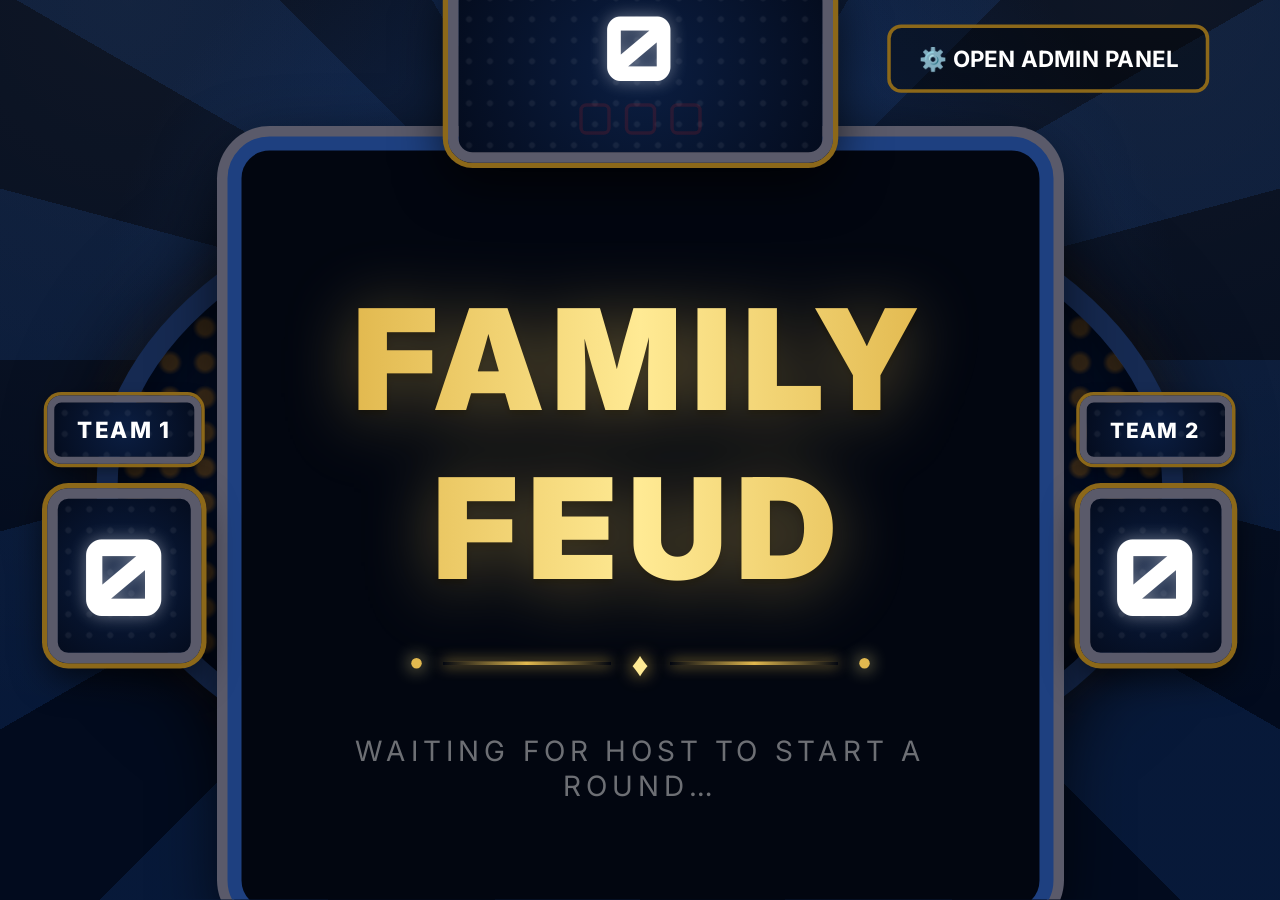
<file: index.html>
<!DOCTYPE html>
<html lang="en">

<head>
  <meta charset="UTF-8">
  <meta name="viewport" content="width=device-width, initial-scale=1.0">
  <title>Family Feud — Game Board</title>
  <meta name="description" content="Family Feud Live Game Board — Main display for TV/projector">
  <link rel="stylesheet" href="css/board.css">
</head>

<body>

  <!-- ===== Background Spotlight overlay (full viewport; not scaled) ===== -->
  <div class="backdrop">
    <div class="brand-layer" id="brand-layer" aria-hidden="true"></div>
  </div>

  <!-- ===== Scaled stage: renders at 175% so 100% browser zoom matches prior 175% zoom ===== -->
  <div class="game-stage">
    <div class="light-board-backdrop"></div>

    <!-- ===== Strike Overlay ===== -->
    <div class="strike-overlay" id="strike-overlay"></div>

    <!-- ===== Reveal-rank zoom (#N!) ===== -->
    <div class="reveal-rank-overlay" id="reveal-rank-overlay" aria-hidden="true">
      <div class="reveal-rank-text" id="reveal-rank-text">#1!</div>
    </div>

    <!-- ===== Top Bar: Bank & Admin Button ===== -->
    <div class="top-bar">
      <div></div> <!-- left empty spacer for grid alignment symmetry -->

      <div class="bank-display">
        <div class="bank-score" id="bank-score">0</div>
        <div class="multiplier-badge" id="multiplier-badge">2× POINTS</div>
        <div class="board-strike-tally" id="board-strike-tally" aria-label="Strikes this round">
          <span class="board-strike-mark" data-strike="1"></span>
          <span class="board-strike-mark" data-strike="2"></span>
          <span class="board-strike-mark" data-strike="3"></span>
        </div>
      </div>

      <div class="admin-btn-wrapper">
        <button id="open-admin-btn" class="open-admin-btn">⚙️ Open Admin Panel</button>
      </div>
    </div>

    <!-- ===== Question Display Area ===== -->
    <div class="question-wrapper">
      <div class="question-display" id="question-display">The question is...</div>
    </div>

    <!-- ===== Main Content ===== -->
    <div class="main-content">

      <!-- Team 1 Panel (left flank) -->
      <div class="team-panel left-flank">
        <div class="team-name-box">
          <input type="text" class="family-name-input" id="family1-name" value="TEAM 1" maxlength="16">
        </div>
        <div class="team-score-box">
          <div class="team-score-value" id="family1-score">0</div>
        </div>
      </div>

      <!-- Answer Board -->
      <div class="board-container">

        <!-- Welcome / Idle State -->
        <div class="welcome-state" id="welcome-state">
          <div class="logo-text" id="game-logo-text">FAMILY FEUD</div>
          <div class="welcome-divider">
            <span class="dot"></span>
            <span class="line"></span>
            <span class="diamond">♦</span>
            <span class="line"></span>
            <span class="dot"></span>
          </div>
          <div class="subtitle">Waiting for host to start a round…</div>
        </div>

        <!-- Active Game Board -->
        <div id="game-board" style="display: none; flex-direction: column; width: 100%;">
          <div class="board-frame" id="board-frame">
            <div class="answer-grid" id="answer-grid">
              <!-- Answer cards injected by JS -->
            </div>
            <div class="round-indicator" id="round-indicator">ROUND 1</div>
          </div>
        </div>

        <!-- Sudden Death Rules State -->
        <div class="rules-state" id="rules-state" style="display: none; flex-direction: column; width: 100%;">
          <div class="rules-title">SUDDEN DEATH RULES</div>
          <div class="rules-divider">
            <span class="dot"></span>
            <span class="line"></span>
            <span class="diamond">♦</span>
            <span class="line"></span>
            <span class="dot"></span>
          </div>
          <div class="rules-body">In Sudden Death, the first player to buzz in must guess the Number One answer to
            instantly win the game. If they guess a lower-ranked answer, their opponent gets one chance to steal the
            victory by giving a higher-ranked answer!</div>
        </div>

        <!-- Fast Money Board -->
        <div class="fast-money-state" id="fast-money-state" style="display: none; flex-direction: column; width: 100%;">
          <div class="fm-board-header">
            <div class="fm-board-title">FAST MONEY</div>
            <div class="fm-board-timer" id="fm-board-timer">20.0</div>
          </div>
          <div class="fm-columns">
            <div class="fm-column" id="fm-col-p1">
              <div class="fm-column-label">PLAYER 1</div>
              <div class="fm-slots" id="fm-slots-p1"></div>
            </div>
            <div class="fm-column" id="fm-col-p2">
              <div class="fm-column-label">PLAYER 2</div>
              <div class="fm-slots" id="fm-slots-p2"></div>
            </div>
          </div>
          <div class="fm-total-pin" id="fm-total-pin">
            <span class="fm-total-label">TOTAL</span>
            <span class="fm-total-value" id="fm-total-value">0</span>
          </div>
        </div>

      </div>

      <!-- Team 2 Panel (right flank) -->
      <div class="team-panel right-flank">
        <div class="team-name-box">
          <input type="text" class="family-name-input" id="family2-name" value="TEAM 2" maxlength="16">
        </div>
        <div class="team-score-box">
          <div class="team-score-value" id="family2-score">0</div>
        </div>
      </div>

    </div>

    <!-- ===== Fast Money Win Overlay ===== -->
    <div class="fm-win-overlay" id="fm-win-overlay">
      <div class="fm-win-burst"></div>
      <div class="fm-win-text">FAST MONEY!</div>
      <div class="fm-win-sub">200 POINTS</div>
    </div>
  </div>

  <!-- ===== Scripts ===== -->
  <script src="js/sounds.js"></script>
  <script src="js/game-state.js"></script>
  <script src="js/board.js"></script>

</body>

</html>
</file>
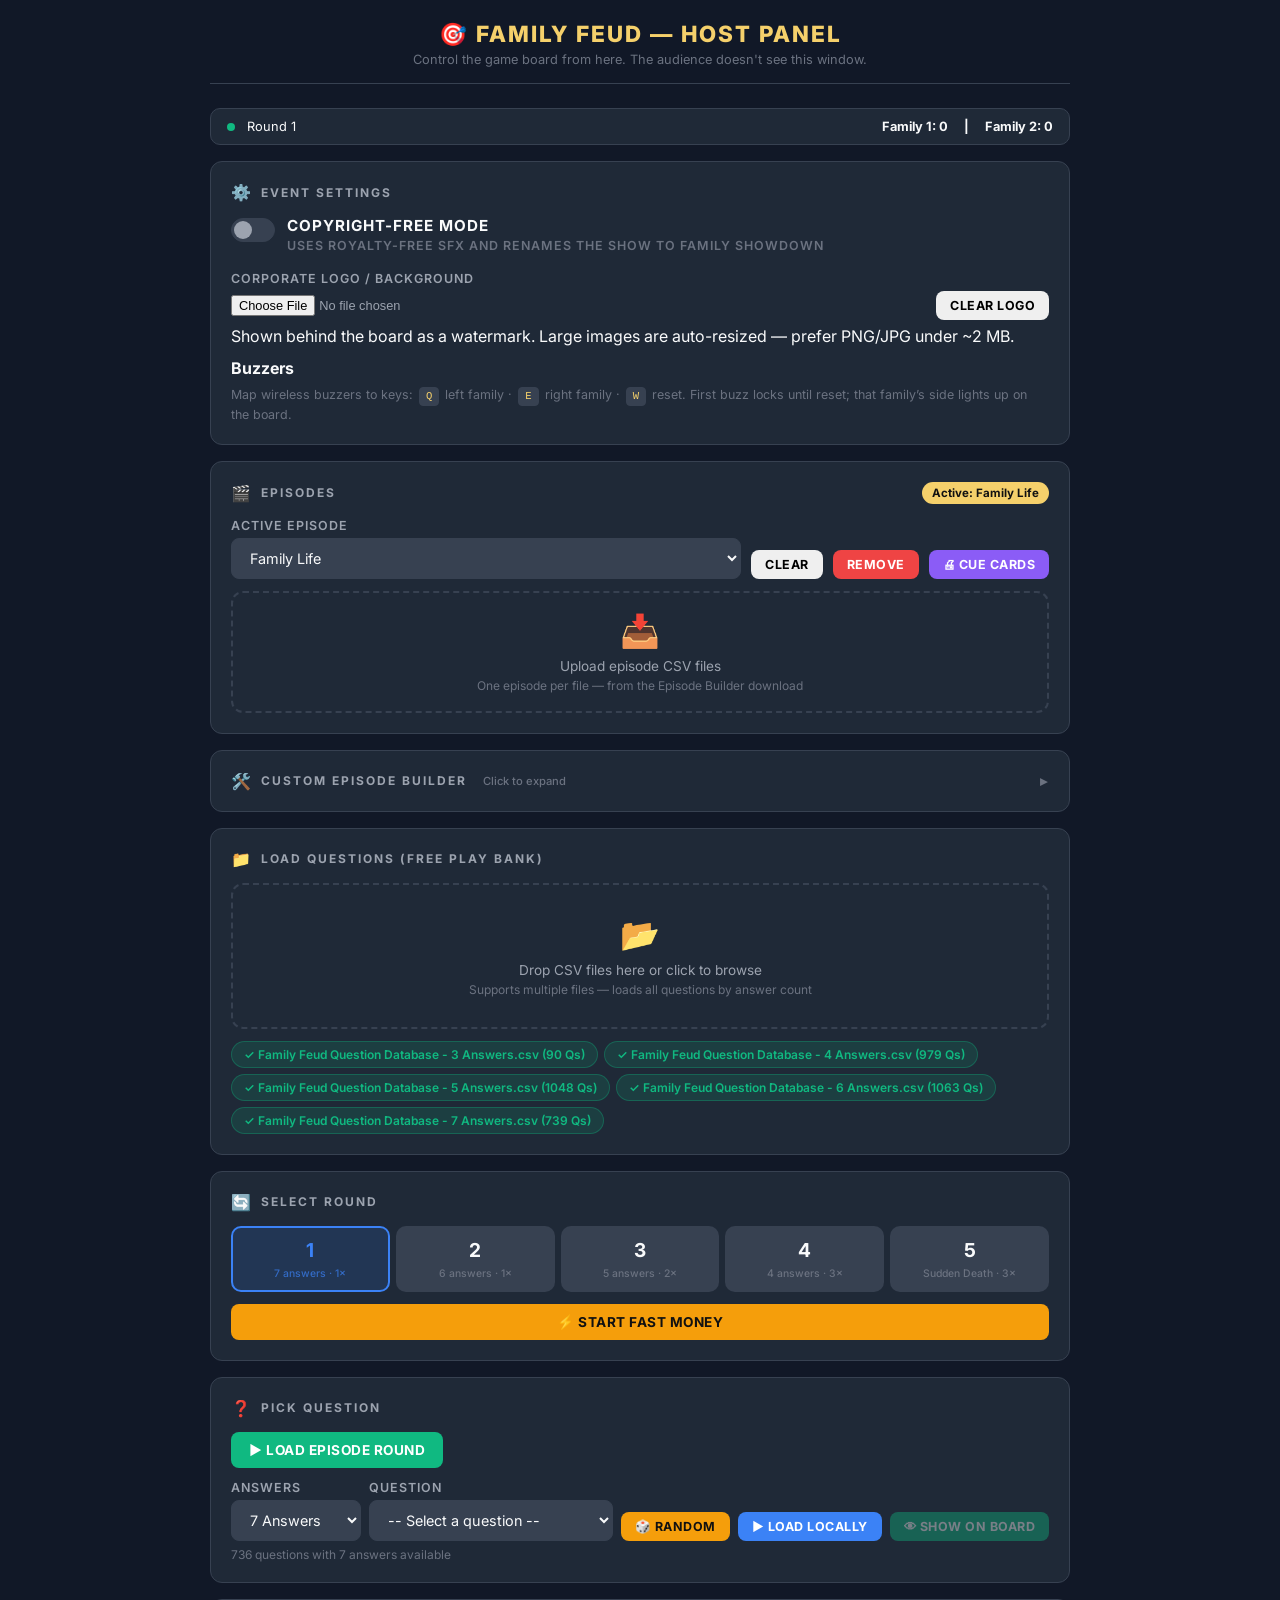
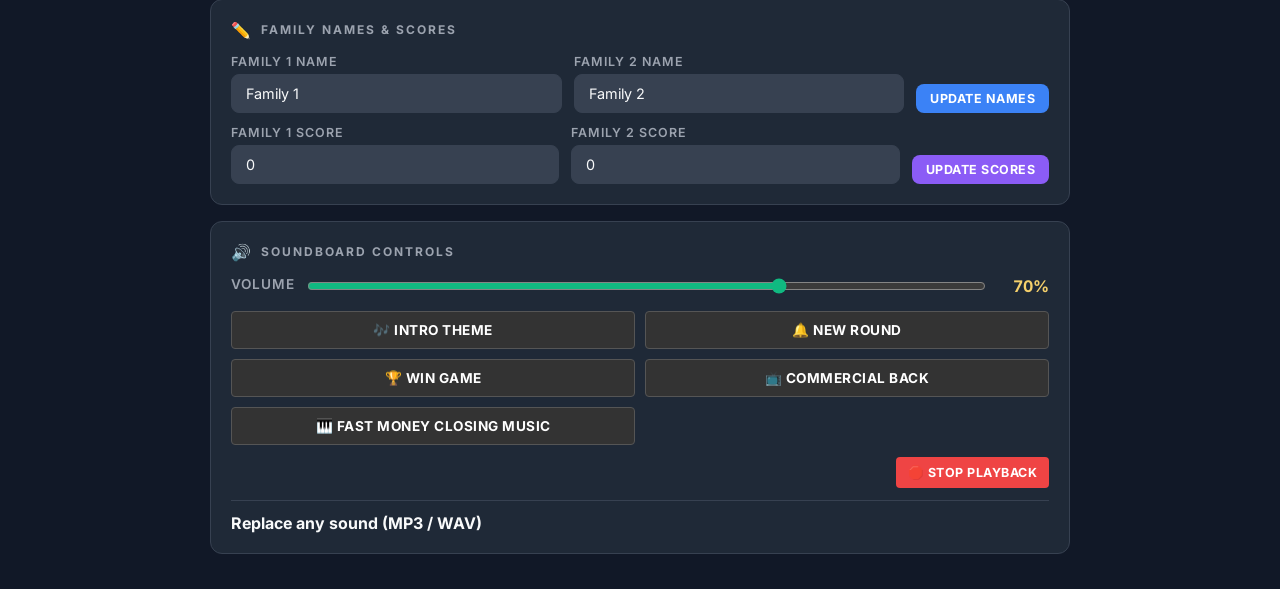
<file: admin.html>
<!DOCTYPE html>
<html lang="en">
<head>
  <meta charset="UTF-8">
  <meta name="viewport" content="width=device-width, initial-scale=1.0">
  <title>Family Feud — Admin Panel</title>
  <meta name="description" content="Family Feud Live Admin Panel — Host controls for managing the game">
  <link rel="stylesheet" href="css/admin.css">
</head>
<body>

  <!-- ===== Header ===== -->
  <header class="admin-header">
    <h1 id="admin-game-title">🎯 Family Feud — Host Panel</h1>
    <p class="subtitle">Control the game board from here. The audience doesn't see this window.</p>
  </header>

  <!-- ===== Status Bar ===== -->
  <div class="status-bar">
    <div>
      <span class="status-dot"></span>
      <span id="status-round">Round 1</span>
    </div>
    <div class="status-scores">
      <span id="status-f1">Family 1: 0</span>
      <span>|</span>
      <span id="status-f2">Family 2: 0</span>
    </div>
  </div>

  <!-- ===== Event Settings (copyright-free, brand, buzzers) ===== -->
  <div class="section" id="event-settings-section">
    <div class="section-title">
      <span class="icon">⚙️</span> Event Settings
    </div>

    <div class="settings-row">
      <label class="toggle-label" for="copyright-free-toggle">
        <input type="checkbox" id="copyright-free-toggle">
        <span class="toggle-ui" aria-hidden="true"></span>
        <span class="toggle-text">
          <strong>Copyright-free mode</strong>
          <span class="toggle-hint">Uses royalty-free SFX and renames the show to Family Showdown</span>
        </span>
      </label>
    </div>

    <div class="settings-row mt-12">
      <div class="select-wrap" style="flex: 1;">
        <label for="brand-logo-input">Corporate logo / background</label>
        <div class="brand-upload-row">
          <input type="file" id="brand-logo-input" accept="image/*">
          <button type="button" class="btn btn-sm" id="brand-logo-clear-btn">Clear logo</button>
        </div>
        <div class="drop-hint" style="margin-top: 6px;">Shown behind the board as a watermark. Large images are auto-resized — prefer PNG/JPG under ~2 MB.</div>
        <div id="brand-logo-preview" class="brand-logo-preview hidden"></div>
      </div>
    </div>

    <div class="settings-row mt-12 buzzer-hint">
      <strong>Buzzers</strong>
      <span class="toggle-hint">
        Map wireless buzzers to keys:
        <kbd>Q</kbd> left family ·
        <kbd>E</kbd> right family ·
        <kbd>W</kbd> reset.
        First buzz locks until reset; that family’s side lights up on the board.
      </span>
    </div>
  </div>

  <!-- ===== Episode Library (select / upload) ===== -->
  <div class="section" id="episode-library-section">
    <div class="section-title">
      <span class="icon">🎬</span> Episodes
      <span id="active-episode-badge" class="active-episode-badge hidden"></span>
    </div>
    <div class="episode-select-row">
      <div class="select-wrap" style="flex: 1;">
        <label for="episode-select">Active Episode</label>
        <select id="episode-select">
          <option value="">— Free play (question bank) —</option>
        </select>
      </div>
      <button class="btn btn-sm" id="episode-clear-active-btn" title="Clear active episode">Clear</button>
      <button class="btn btn-red btn-sm" id="episode-remove-btn" title="Remove from library">Remove</button>
      <button class="btn btn-purple btn-sm" id="episode-print-cue-btn" title="Print host cue cards">🖨 Cue Cards</button>
    </div>
    <div class="file-drop-zone episode-upload-zone mt-12" id="episode-upload-zone">
      <input type="file" id="episode-upload-input" accept=".csv" multiple>
      <div class="drop-icon">📥</div>
      <div class="drop-text">Upload episode CSV files</div>
      <div class="drop-hint">One episode per file — from the Episode Builder download</div>
    </div>
  </div>

  <!-- ===== Custom Episode Builder (collapsed by default) ===== -->
  <details class="section collapsible-section" id="episode-builder-section">
    <summary class="section-title collapsible-summary">
      <span class="icon">🛠️</span> Custom Episode Builder
      <span class="collapse-hint">Click to expand</span>
    </summary>
    <div class="collapsible-body">
      <div class="episode-name-row">
        <div class="select-wrap" style="flex: 1;">
          <label for="episode-name-input">Episode Name</label>
          <input type="text" id="episode-name-input" placeholder="e.g. Family Life">
        </div>
      </div>
      <div id="episode-rounds-mount" class="episode-rounds-mount"></div>
      <div class="section-title mt-12" style="margin-bottom: 10px;">
        <span class="icon">⚡</span> Fast Money (5 questions)
      </div>
      <div id="episode-fm-mount" class="episode-rounds-mount"></div>
      <div class="controls-row mt-12">
        <button class="btn btn-green" id="episode-download-btn">⬇ Download CSV</button>
        <button class="btn btn-blue" id="episode-save-library-btn">💾 Save to Library</button>
        <button class="btn btn-orange btn-sm" id="episode-clear-btn">Clear Form</button>
      </div>
      <div id="episode-builder-status" class="episode-builder-status" aria-live="polite"></div>
    </div>
  </details>

  <!-- ===== CSV Upload (question bank) ===== -->
  <div class="section" id="question-bank-section">
    <div class="section-title">
      <span class="icon">📁</span> Load Questions (Free Play Bank)
    </div>
    <div class="file-drop-zone" id="file-drop-zone">
      <input type="file" id="csv-file-input" accept=".csv" multiple>
      <div class="drop-icon">📂</div>
      <div class="drop-text">Drop CSV files here or click to browse</div>
      <div class="drop-hint">Supports multiple files — loads all questions by answer count</div>
    </div>
    <div class="loaded-files" id="loaded-files"></div>
  </div>

  <!-- ===== Round Selector ===== -->
  <div class="section" id="survey-round-section">
    <div class="section-title">
      <span class="icon">🔄</span> Select Round
    </div>
    <div class="round-tabs">
      <div class="round-tab active" data-round="1">
        <span class="round-num">1</span>
        <span class="round-info">7 answers · 1×</span>
      </div>
      <div class="round-tab" data-round="2">
        <span class="round-num">2</span>
        <span class="round-info">6 answers · 1×</span>
      </div>
      <div class="round-tab" data-round="3">
        <span class="round-num">3</span>
        <span class="round-info">5 answers · 2×</span>
      </div>
      <div class="round-tab" data-round="4">
        <span class="round-num">4</span>
        <span class="round-info">4 answers · 3×</span>
      </div>
      <div class="round-tab" data-round="5">
        <span class="round-num">5</span>
        <span class="round-info">Sudden Death · 3×</span>
      </div>
    </div>
    <div class="controls-row mt-12">
      <button class="btn btn-orange" id="start-fast-money-btn" style="flex: 1;">⚡ Start Fast Money</button>
    </div>
  </div>

  <!-- ===== Fast Money Controls ===== -->
  <div id="fast-money-controls" class="hidden">

    <div class="section" style="border-color: var(--orange);">
      <div class="section-title">
        <span class="icon">⚡</span> Fast Money
      </div>
      <div class="controls-row">
        <button class="btn btn-red" id="fm-exit-btn" style="flex: 1;">← Back to Main Game</button>
        <button class="btn btn-orange btn-sm" id="fm-rerandomize-btn">🎲 Re-randomize</button>
      </div>

      <ol class="fm-steps mt-12">
        <li class="fm-step" data-fm-step="1">
          <div class="fm-step-label"><span class="fm-step-num">1</span> Player 1</div>
          <div class="fm-step-hint">Select Player 1, start the 20s timer, and type their answers below.</div>
          <div class="controls-row">
            <button class="btn btn-blue btn-sm" id="fm-player1-btn">Player 1 (20s)</button>
          </div>
          <div class="fm-timer-panel mt-12">
            <div class="fm-timer-display" id="fm-timer-display">20.0</div>
            <div class="fm-timer-controls">
              <button class="btn btn-sm" id="fm-timer-20-btn">20s</button>
              <button class="btn btn-sm" id="fm-timer-25-btn">25s</button>
              <button class="btn btn-green btn-sm" id="fm-timer-play-btn">▶ Play</button>
              <button class="btn btn-orange btn-sm" id="fm-timer-pause-btn">⏸ Pause</button>
              <button class="btn btn-red btn-sm" id="fm-timer-reset-btn">↺ Reset</button>
            </div>
          </div>
        </li>

        <li class="fm-step" data-fm-step="2">
          <div class="fm-step-label"><span class="fm-step-num">2</span> Hide Player 1</div>
          <div class="fm-step-hint">After Player 1 finishes, hide their board so Player 2 can’t see the answers.</div>
          <div class="controls-row">
            <button class="btn btn-purple btn-sm" id="fm-hide-p1-btn">🙈 Hide Player 1 Board</button>
            <button class="btn btn-purple btn-sm" id="fm-restore-p1-btn">👁 Restore Player 1 Board</button>
          </div>
        </li>

        <li class="fm-step" data-fm-step="3">
          <div class="fm-step-label"><span class="fm-step-num">3</span> Player 2</div>
          <div class="fm-step-hint">Switch to Player 2 (25s). Press <kbd>D</kbd> or Duplicate if they match Player 1.</div>
          <div class="controls-row">
            <button class="btn btn-sm" id="fm-player2-btn">Player 2 (25s)</button>
            <button class="btn btn-red" id="fm-duplicate-btn" title="Keyboard: D">🔔 Duplicate Answer (D)</button>
          </div>
        </li>

        <li class="fm-step" data-fm-step="4">
          <div class="fm-step-label"><span class="fm-step-num">4</span> Reveal &amp; Score</div>
          <div class="fm-step-hint">Reveal answers and points on the board using the rows below. Goal: 200 points.</div>
          <div class="fm-total-admin">
            Running Total: <strong id="fm-admin-total">0</strong> / 200
            <span id="fm-win-badge" class="hidden"> — WIN!</span>
          </div>
        </li>
      </ol>
    </div>

    <div class="section">
      <div class="section-title">
        <span class="icon">📋</span> Questions &amp; Live Answers
        <span style="font-weight: 500; text-transform: none; letter-spacing: 0; color: var(--text-muted); margin-left: 8px;">(never shown on public board)</span>
      </div>
      <div id="fm-question-rows"></div>
      <div class="controls-row mt-12">
        <button class="btn btn-red" id="fm-exit-btn-bottom" style="flex: 1;">← Back to Main Game</button>
      </div>
    </div>

  </div>

  <!-- ===== Sudden Death Rules Display ===== -->
  <div class="section" id="rules-toggle-section" style="display: none; border-color: #8a2be2;">
    <div class="section-title">
      <span class="icon">💀</span> Sudden Death Rules
    </div>
    <div style="display: flex; gap: 10px; align-items: center;">
      <button id="toggle-rules-btn" class="btn btn-purple" style="flex: 1; padding: 12px; font-weight: 800; background: linear-gradient(135deg, #8a2be2, #4b0082); border: 2px solid #9400d3; color: white; cursor: pointer; border-radius: 6px;">📢 SHOW RULES ON MAIN BOARD</button>
    </div>
  </div>

  <!-- ===== Question Picker ===== -->
  <div class="section" id="question-picker-section">
    <div class="section-title">
      <span class="icon">❓</span> Pick Question
    </div>
    <div class="controls-row" style="margin-bottom: 12px;">
      <button class="btn btn-green" id="load-episode-round-btn" disabled title="Select an episode first">
        ▶ Load Episode Round
      </button>
    </div>
    <div class="question-picker">
      <div class="select-wrap" style="flex: 0 0 130px;">
        <label for="answer-count-select">Answers</label>
        <select id="answer-count-select">
          <option value="7">7 Answers</option>
          <option value="6">6 Answers</option>
          <option value="5">5 Answers</option>
          <option value="4">4 Answers</option>
          <option value="3">3 Answers</option>
        </select>
      </div>
      <div class="select-wrap">
        <label for="question-select">Question</label>
        <select id="question-select">
          <option value="">-- Load a CSV first --</option>
        </select>
      </div>
      <button class="btn btn-orange btn-sm" id="random-question-btn" title="Pick a random question">🎲 Random</button>
      <button class="btn btn-blue btn-sm" id="load-question-btn">▶ Load locally</button>
      <button class="btn btn-green btn-sm" id="show-question-btn" disabled>👁 Show on Board</button>
    </div>
    <div class="question-count" id="question-count">No questions loaded</div>
  </div>

  <!-- ===== Game Controls (hidden until question loaded) ===== -->
  <div id="game-controls" class="hidden">

    <!-- Active Question -->
    <div class="section">
      <div class="section-title">
        <span class="icon">📋</span> Active Question
      </div>
      <div class="active-question" id="active-question">No question loaded</div>

      <!-- Answer Buttons -->
      <div class="admin-answer-grid" id="admin-answer-grid">
        <!-- Populated by JS -->
      </div>

      <div class="controls-row mt-12">
        <button class="btn btn-purple btn-sm" id="reveal-all-btn">👁 Reveal All Remaining</button>
      </div>
    </div>

    <!-- Strikes -->
    <div class="section">
      <div class="section-title">
        <span class="icon">❌</span> Strikes
        <span class="strike-tally" id="admin-strike-tally">0 / 3</span>
      </div>
      <div class="strike-tally-marks" id="admin-strike-marks" aria-hidden="true">
        <span class="strike-mark"></span>
        <span class="strike-mark"></span>
        <span class="strike-mark"></span>
      </div>
      <div class="controls-row">
        <button class="btn btn-red" id="strike-btn">✕ Strike</button>
        <button class="btn btn-orange" id="remove-strike-btn">↶ Remove Strike</button>
      </div>
    </div>

    <!-- Bank & Award Points -->
    <div class="section">
      <div class="section-title">
        <span class="icon">🏆</span> Award Points
      </div>
      <div class="bank-info">
        <div class="bank-value" id="admin-bank-value">0</div>
        <div class="bank-meta">
          Points in Bank
          <br>
          <span class="bank-multiplied" id="admin-bank-multiplied" style="display: none;"></span>
        </div>
      </div>
      <div class="award-buttons">
        <button class="btn btn-green btn-lg" id="award-family1-btn">Award to Family 1</button>
        <button class="btn btn-blue btn-lg" id="award-family2-btn">Award to Family 2</button>
      </div>
      <div class="controls-row mt-12">
        <div class="spacer"></div>
        <button class="btn btn-red" id="reset-game-btn">🔄 Reset to Title</button>
        <button class="btn btn-orange" id="next-round-btn">Next Round ▶</button>
      </div>
    </div>

  </div>

  <!-- ===== Family Names & Score Override ===== -->
  <div class="section">
    <div class="section-title">
      <span class="icon">✏️</span> Family Names &amp; Scores
    </div>
    <div class="score-override">
      <div class="score-field">
        <label for="admin-family1-name">Family 1 Name</label>
        <input type="text" id="admin-family1-name" value="Family 1" maxlength="16">
      </div>
      <div class="score-field">
        <label for="admin-family2-name">Family 2 Name</label>
        <input type="text" id="admin-family2-name" value="Family 2" maxlength="16">
      </div>
      <button class="btn btn-blue btn-sm" id="update-names-btn">Update Names</button>
    </div>
    <div class="score-override mt-12">
      <div class="score-field">
        <label for="admin-family1-score">Family 1 Score</label>
        <input type="number" id="admin-family1-score" value="0">
      </div>
      <div class="score-field">
        <label for="admin-family2-score">Family 2 Score</label>
        <input type="number" id="admin-family2-score" value="0">
      </div>
      <button class="btn btn-purple btn-sm" id="update-scores-btn">Update Scores</button>
    </div>
  </div>

  <!-- ===== Soundboard Controls ===== -->
  <div class="section">
    <div class="section-title">
      <span class="icon">🔊</span> Soundboard Controls
    </div>
    <div class="volume-row">
      <label for="volume-slider">Volume</label>
      <input type="range" id="volume-slider" min="0" max="100" value="70" step="1">
      <span id="volume-value" class="volume-value">70%</span>
    </div>
    <div class="soundboard-grid" style="display: grid; grid-template-columns: 1fr 1fr; gap: 10px;">
      <button class="btn sound-btn" data-sound="intro" style="padding: 10px; font-weight: bold; background: #333; color: white; border: 1px solid #555; border-radius: 4px; cursor: pointer;">🎶 Intro Theme</button>
      <button class="btn sound-btn" data-sound="new-round" style="padding: 10px; font-weight: bold; background: #333; color: white; border: 1px solid #555; border-radius: 4px; cursor: pointer;">🔔 New Round</button>
      <button class="btn sound-btn" data-sound="game-win" style="padding: 10px; font-weight: bold; background: #333; color: white; border: 1px solid #555; border-radius: 4px; cursor: pointer;">🏆 Win Game</button>
      <button class="btn sound-btn" data-sound="commercial-back" style="padding: 10px; font-weight: bold; background: #333; color: white; border: 1px solid #555; border-radius: 4px; cursor: pointer;">📺 Commercial Back</button>
      <button class="btn sound-btn" data-sound="fm-closing-music" style="padding: 10px; font-weight: bold; background: #333; color: white; border: 1px solid #555; border-radius: 4px; cursor: pointer;">🎹 Fast Money Closing Music</button>
    </div>
    <div class="controls-row mt-12" style="justify-content: flex-end;">
      <button class="btn btn-red btn-sm" id="stop-all-sounds-btn" style="padding: 8px 12px; font-weight: bold; border-radius: 4px; cursor: pointer;">🛑 Stop Playback</button>
    </div>

    <details class="custom-sfx-details mt-12">
      <summary class="custom-sfx-summary">Replace any sound (MP3 / WAV)</summary>
      <p class="toggle-hint" style="margin: 8px 0 12px;">
        Upload a custom file for any cue. Overrides both regular and copyright-free packs until cleared.
        Large files may not fit in browser storage — keep clips short when possible.
      </p>
      <div id="custom-sfx-list" class="custom-sfx-list"></div>
      <div class="controls-row mt-12">
        <button type="button" class="btn btn-orange btn-sm" id="clear-all-sfx-overrides-btn">Clear all custom sounds</button>
      </div>
    </details>
  </div>

  <!-- ===== Host Cue Cards (print only) ===== -->
  <div id="cue-cards-root" class="cue-cards-root" aria-hidden="true"></div>

  <!-- ===== Scripts ===== -->
  <script src="js/csv-parser.js"></script>
  <script src="js/episode-format.js"></script>
  <script src="js/sounds.js"></script>
  <script src="js/game-state.js"></script>
  <script src="js/admin.js"></script>
  <script src="js/fast-money-admin.js"></script>
  <script src="js/episode-builder.js"></script>

</body>
</html>
</file>
<file: css/board.css>
/* ======================================================
   FAMILY FEUD - MAIN BOARD STYLES
   Classic TV game show aesthetic
   ====================================================== */

/* ---------- Google Fonts ---------- */
@import url('https://fonts.googleapis.com/css2?family=Orbitron:wght@400;700;900&family=Inter:wght@400;600;700;800;900&display=swap');

/* ---------- CSS Custom Properties ---------- */
:root {
  --blue-dark: #020b1e;
  --blue-mid: #12264f;
  --blue-board: #1a3a6e;
  --blue-card: #0074d9;
  --gold: #e2b94f;
  --gold-bright: #ffea94;
  --gold-dark: #8c6819;
  --red-strike: #e82020;
  --white: #ffffff;
  --text-shadow-glow: 0 0 10px rgba(255, 255, 255, 0.4);
  --card-radius: 8px;
  --transition-speed: 0.4s;
  --font-lcd: 'Orbitron', monospace;
  --font-ui: 'Inter', sans-serif;
  /* Matches prior 175% browser zoom at default 100% zoom */
  --ui-scale: 1.75;
}

/* ---------- Reset & Base ---------- */
*, *::before, *::after {
  margin: 0;
  padding: 0;
  box-sizing: border-box;
}

html, body {
  width: 100%;
  height: 100%;
  overflow: hidden;
  font-family: var(--font-ui);
  background: transparent;
  color: var(--white);
}

body {
  background: transparent;
  display: flex;
  flex-direction: column;
  align-items: center;
  justify-content: center;
  min-height: 100vh;
  position: relative;
}

/* ---------- Scaled game stage (175% default size) ---------- */
/* Layout in a 1/1.75 viewport, then scale up — same as browser zoom 175%. */
.game-stage {
  position: absolute;
  top: 0;
  left: 0;
  width: calc(100vw / var(--ui-scale));
  height: calc(100vh / var(--ui-scale));
  transform: scale(var(--ui-scale));
  transform-origin: top left;
  display: flex;
  flex-direction: column;
  align-items: center;
  justify-content: center;
  overflow: hidden;
  z-index: 1;
}

/* ---------- Backdrop & Background ---------- */
.backdrop {
  position: fixed;
  top: 0;
  left: 0;
  width: 100vw;
  height: 100vh;
  z-index: -10;
  pointer-events: none;
  overflow: hidden;
  background-color: var(--blue-dark);
}

/* Corporate brand logo — dedicated layer (avoids CSS var + data-URL quoting bugs) */
.brand-layer {
  position: absolute;
  inset: 0;
  z-index: 0;
  background-repeat: no-repeat;
  background-position: center center;
  background-size: contain;
  opacity: 0;
  transition: opacity 0.35s ease;
  pointer-events: none;
}

body.has-brand-logo .brand-layer {
  opacity: 0.55;
}

body.has-brand-logo .backdrop::after {
  background-image:
    radial-gradient(circle at 10% 0%, rgba(255, 235, 180, 0.05) 0%, transparent 50%),
    radial-gradient(circle at 90% 0%, rgba(255, 235, 180, 0.05) 0%, transparent 50%),
    radial-gradient(circle at 50% 40%, rgba(2, 11, 30, 0.55) 0%, rgba(2, 11, 30, 0.35) 55%, transparent 75%);
}

/* Rotating Backlight Rays */
.backdrop::before {
  content: '';
  position: absolute;
  top: -50%;
  left: -50%;
  width: 200%;
  height: 200%;
  z-index: 1;
  background-image: repeating-conic-gradient(
    from 0deg at 50% 45%,
    rgba(40, 110, 220, 0.14) 0deg 15deg,
    transparent 15deg 30deg
  );
  transform-origin: 50% 45%;
  animation: spinSpotlight 120s linear infinite;
  pointer-events: none;
}

/* Volumetric Corner beams + Screen Glow overlay */
.backdrop::after {
  content: '';
  position: absolute;
  top: 0;
  left: 0;
  width: 100%;
  height: 100%;
  z-index: 2;
  background-image: 
    radial-gradient(circle at 10% 0%, rgba(255, 235, 180, 0.05) 0%, transparent 50%),
    radial-gradient(circle at 90% 0%, rgba(255, 235, 180, 0.05) 0%, transparent 50%),
    radial-gradient(circle at 50% 40%, rgba(20, 60, 130, 0.6) 0%, transparent 65%);
  pointer-events: none;
}

/* Large Wide Oval Lightboard Grid (%, not vw/vh — stage is already zoom-sized) */
.light-board-backdrop {
  position: absolute;
  top: 54%;
  left: 50%;
  transform: translate(-50%, -50%);
  width: 85%;
  height: 80%;
  max-width: 1280px;
  max-height: 720px;
  border-radius: 50%;
  background-color: #03102d;
  background-image: radial-gradient(circle at center, rgba(232, 145, 20, 0.35) 4px, transparent 7px);
  background-size: 20px 20px;
  border: 12px solid #162a52;
  box-shadow: 
    0 0 50px rgba(0, 0, 0, 0.8),
    0 0 30px rgba(232, 145, 20, 0.1),
    inset 0 0 80px rgba(0, 0, 0, 0.9);
  z-index: -5;
  pointer-events: none;
}

/* ---------- Open Admin Button & Wrapper ---------- */
.admin-btn-wrapper {
  justify-self: end;
  align-self: flex-end;
  padding-bottom: 15px;
}

.open-admin-btn {
  position: relative;
  background: rgba(0, 0, 0, 0.4);
  border: 2px solid var(--gold-dark);
  color: var(--white);
  padding: 10px 16px;
  border-radius: 8px;
  cursor: pointer;
  z-index: 9999;
  font-family: var(--font-ui);
  font-weight: 700;
  font-size: 0.8rem;
  text-transform: uppercase;
  transition: all 0.2s;
}

.open-admin-btn:hover {
  background: rgba(0, 0, 0, 0.8);
  border-color: var(--gold);
  transform: translateY(-1px);
}

/* ---------- Top Bar Layout (Question & Bank) ---------- */
.top-bar {
  width: 100%;
  max-width: 1460px;
  display: grid;
  grid-template-columns: 1.2fr 1fr 1.2fr;
  align-items: flex-end;
  padding: 20px 40px 0;
  height: 120px;
  position: relative;
  z-index: 10;
  margin-bottom: -10px;
}

/* ---------- Question Wrapper (Outside Board) ---------- */
.question-wrapper {
  width: 100%;
  max-width: 1460px;
  display: flex;
  justify-content: center;
  margin-top: 48px;
  margin-bottom: -10px; /* pulls board up slightly */
  z-index: 10;
  position: relative;
}

body:not(.game-active) .question-wrapper {
  display: none !important;
}

/* Question Panel (Flat Box with Midpoint Rotation Flip) */
.question-display {
  width: 100%;
  max-width: 780px;
  min-height: 85px;
  margin: 0 auto;
  display: flex;
  align-items: center;
  justify-content: center;
  background: 
    radial-gradient(circle, rgba(255, 255, 255, 0.06) 1.5px, transparent 2px),
    radial-gradient(circle at center, #0b1e42 0%, #040c1e 100%);
  background-size: 12px 12px, 100% 100%;
  /* thick dimensional border: grey with gold outer outline */
  border: 6px solid #5a5a6a;
  box-shadow: 
    0 0 0 3px var(--gold-dark),
    0 8px 25px rgba(0, 0, 0, 0.8);
  border-radius: 12px;
  color: rgba(255, 255, 255, 0.55); /* muted default placeholder */
  font-family: var(--font-ui);
  text-align: center;
  font-size: 1.4rem;
  font-weight: 800;
  text-transform: uppercase;
  padding: 10px 24px;
  line-height: 1.3;
  transition: background 0.3s, color 0.3s;
}

.question-display.revealed {
  background: 
    radial-gradient(circle, rgba(255, 255, 255, 0.06) 1.5px, transparent 2px),
    radial-gradient(circle at center, #0e2b60 0%, #061638 100%);
  background-size: 12px 12px, 100% 100%;
  color: var(--white);
}

.question-display.flip-active {
  animation: flipQuestion 0.6s ease-in-out;
}

@keyframes flipQuestion {
  0% { transform: scale(1) rotateX(0deg); }
  50% { transform: scale(0.95) rotateX(90deg); }
  100% { transform: scale(1) rotateX(0deg); }
}

/* Bank Score Display (Top Center, overlapping main board) */
.bank-display {
  justify-self: center;
  transform: translateY(25px); /* overlap board top */
  min-width: 260px;
  min-height: 100px;
  height: auto;
  display: flex;
  flex-direction: column;
  align-items: center;
  justify-content: center;
  background: 
    radial-gradient(circle, rgba(255, 255, 255, 0.06) 1.5px, transparent 2px),
    radial-gradient(circle at center, #0b1e42 0%, #040c1e 100%);
  background-size: 12px 12px, 100% 100%;
  border: 6px solid #5a5a6a;
  box-shadow: 
    0 0 0 3px var(--gold-dark),
    0 10px 30px rgba(0, 0, 0, 0.8);
  border-radius: 14px;
  z-index: 15;
  padding: 8px 35px 10px;
}

.bank-score {
  font-family: var(--font-lcd);
  font-size: 4.2rem;
  font-weight: 900;
  color: var(--white);
  text-shadow: var(--text-shadow-glow);
  transition: transform 0.2s ease;
  line-height: 1;
}

.bank-score.pulse {
  animation: scorePulse 0.3s ease;
}

.multiplier-badge {
  display: inline-block;
  font-family: var(--font-lcd);
  font-size: 0.8rem;
  font-weight: 700;
  color: #ff6b6b;
  background: rgba(255, 107, 107, 0.15);
  border: 1px solid rgba(255, 107, 107, 0.4);
  border-radius: 6px;
  padding: 1px 8px;
  margin-top: 2px;
  letter-spacing: 1px;
  display: none;
}

.multiplier-badge.visible {
  display: inline-block;
  animation: badgeGlow 2s ease-in-out infinite;
}

.board-strike-tally {
  display: flex;
  gap: 8px;
  margin-top: 6px;
  justify-content: center;
}

.board-strike-tally.hidden {
  display: none;
}

.board-strike-mark {
  width: 18px;
  height: 18px;
  border: 2px solid rgba(232, 32, 32, 0.35);
  border-radius: 4px;
  position: relative;
  opacity: 0.4;
}

.board-strike-mark.filled {
  opacity: 1;
  border-color: var(--red-strike);
  background: rgba(232, 32, 32, 0.15);
  box-shadow: 0 0 8px rgba(232, 32, 32, 0.45);
}

.board-strike-mark.filled::before,
.board-strike-mark.filled::after {
  content: '';
  position: absolute;
  left: 50%;
  top: 50%;
  width: 12px;
  height: 2px;
  background: var(--red-strike);
  border-radius: 1px;
}

.board-strike-mark.filled::before {
  transform: translate(-50%, -50%) rotate(45deg);
}

.board-strike-mark.filled::after {
  transform: translate(-50%, -50%) rotate(-45deg);
}

/* ---------- Main Content: Flanks + Board ---------- */
.main-content {
  display: flex;
  align-items: center;
  justify-content: center;
  gap: 24px;
  width: 98%;
  max-width: 1460px;
  flex: 1;
  padding: 20px 20px 20px;
}

/* Keep question + board as one stack; shorter boards (fewer answers)
   should sit under the question instead of floating mid-viewport */
body.game-active .main-content {
  align-items: flex-start;
  padding-top: 28px;
}

body.game-active .team-panel {
  align-self: flex-start;
}

/* ---------- Team Panel Scoreboards (Flanking) ---------- */
.team-panel {
  display: flex;
  flex-direction: column;
  width: 220px;
  gap: 14px;
  align-self: center;
  z-index: 10;
  transition: filter 0.2s ease, transform 0.2s ease;
}

/* Face-off buzz lock — light up the winning side */
.team-panel.buzzed {
  filter: drop-shadow(0 0 18px rgba(255, 234, 148, 0.95))
          drop-shadow(0 0 40px rgba(226, 185, 79, 0.65));
  transform: scale(1.04);
  animation: buzzPulse 0.9s ease-in-out infinite;
}

.team-panel.buzzed .team-name-box,
.team-panel.buzzed .team-score-box {
  border-color: var(--gold-bright);
  box-shadow:
    0 0 0 3px var(--gold),
    0 0 24px rgba(255, 234, 148, 0.55),
    0 4px 10px rgba(0, 0, 0, 0.5);
}

@keyframes buzzPulse {
  0%, 100% { filter: drop-shadow(0 0 14px rgba(255, 234, 148, 0.8)); }
  50% { filter: drop-shadow(0 0 28px rgba(255, 234, 148, 1)); }
}

/* Team Name Box (Top) */
.team-name-box {
  background: 
    radial-gradient(circle, rgba(255, 255, 255, 0.06) 1.5px, transparent 2px),
    radial-gradient(circle at center, #0b1e42 0%, #040c1e 100%);
  background-size: 12px 12px, 100% 100%;
  border: 4px solid #5a5a6a;
  box-shadow: 
    0 0 0 2px var(--gold-dark),
    0 4px 10px rgba(0, 0, 0, 0.5);
  border-radius: 8px;
  padding: 8px 12px;
  text-align: center;
  display: flex;
  align-items: center;
  justify-content: center;
}

.team-name-box .family-name-input {
  width: 100%;
  min-width: 0;
  background: transparent;
  border: none;
  font-family: var(--font-ui);
  font-size: 1.2rem;
  font-weight: 800;
  color: var(--white);
  text-align: center;
  outline: none;
  text-transform: uppercase;
  letter-spacing: 1px;
  padding: 0;
  overflow: hidden;
}

/* Team Score Box (Bottom) */
.team-score-box {
  background: 
    radial-gradient(circle, rgba(255, 255, 255, 0.06) 1.5px, transparent 2px),
    radial-gradient(circle at center, #0b1e42 0%, #040c1e 100%);
  background-size: 12px 12px, 100% 100%;
  border: 6px solid #5a5a6a;
  box-shadow: 
    0 0 0 3px var(--gold-dark),
    0 8px 20px rgba(0, 0, 0, 0.7);
  border-radius: 12px;
  height: 120px;
  display: flex;
  align-items: center;
  justify-content: center;
}

.team-score-value {
  font-family: var(--font-lcd);
  font-size: 4.8rem;
  font-weight: 900;
  color: var(--white);
  text-shadow: var(--text-shadow-glow);
  transition: transform 0.2s ease;
}

.team-score-value.pulse {
  animation: scorePulse 0.4s ease;
}

/* ---------- Answer Board Container ---------- */
.board-container {
  max-width: 940px;
  width: 100%;
  display: flex;
  flex-direction: column;
  gap: 0;
  background: #020610;
  padding: 30px 24px 20px; /* high top padding for index bank displacement overlap */
  border-radius: 24px;
  /* Thick multi-layered blue and grey border */
  border: 8px solid #1e4080;
  box-shadow: 
    0 0 0 6px #5a5a6a,
    0 12px 40px rgba(0, 0, 0, 0.85);
  position: relative;
}

/* Board frame */
.board-frame {
  background: transparent;
  border: none;
  padding: 15px 0 0 0;
  box-shadow: none;
  position: relative;
}

.answer-grid {
  display: grid;
  grid-template-columns: 1fr 1fr;
  grid-template-rows: repeat(4, 1fr);
  gap: 12px 18px;
  position: relative;
  z-index: 1;
}

/* ---------- Answer Cards ---------- */
.answer-card {
  perspective: 1000px;
  height: 68px;
}

.answer-card-inner {
  width: 100%;
  height: 100%;
  position: relative;
  transition: transform 0.6s cubic-bezier(0.4, 0, 0.2, 1);
  transform-style: preserve-3d;
}

.answer-card.revealed .answer-card-inner {
  transform: rotateX(180deg);
}

.answer-front, .answer-back {
  position: absolute;
  width: 100%;
  height: 100%;
  backface-visibility: hidden;
  border-radius: var(--card-radius);
  display: flex;
  align-items: center;
  overflow: hidden;
}

/* Front: unrevealed - Solid bright blue panel */
.answer-front {
  background-color: #0074d9;
  border: 3px solid #0056a3;
  justify-content: center;
  box-shadow: inset 0 2px 4px rgba(255, 255, 255, 0.25), 0 3px 6px rgba(0, 0, 0, 0.3);
}

/* Dark blue pill oval centered */
.answer-pill {
  background-color: #001f3f;
  border: 2px solid #5a5a6a;
  border-radius: 20px;
  min-width: 65px;
  height: 38px;
  display: flex;
  align-items: center;
  justify-content: center;
  box-shadow: inset 0 2px 4px rgba(0, 0, 0, 0.6);
}

.answer-number {
  font-family: var(--font-ui);
  font-size: 1.5rem;
  font-weight: 900;
  color: var(--white);
}

/* Unused slots (Empty state): Plain solid bright blue rectangle */
.answer-card.empty-slot .answer-front {
  background-color: #0074d9;
  border: 3px solid #0056a3;
}

/* Back: revealed - dark blue gradient panel */
.answer-back {
  background: linear-gradient(180deg, #0e2754 0%, #051430 100%);
  border: 3px solid #1e4080;
  transform: rotateX(180deg);
  justify-content: space-between;
  padding: 0;
  box-shadow: inset 0 2px 4px rgba(255, 255, 255, 0.05), 0 3px 6px rgba(0, 0, 0, 0.3);
}

/* Answer text, left-aligned in white */
.answer-text {
  font-family: var(--font-ui);
  font-size: 1.25rem;
  font-weight: 800;
  color: var(--white);
  text-transform: uppercase;
  letter-spacing: 1px;
  flex: 1;
  white-space: nowrap;
  overflow: hidden;
  text-overflow: ellipsis;
  padding-left: 18px;
  text-align: left;
}

/* Lighter blue points block on far right separated by thin vertical line */
.answer-points-box {
  width: 75px;
  height: 100%;
  background-color: #3b5998;
  border-left: 3px solid #1e4080;
  display: flex;
  align-items: center;
  justify-content: center;
}

.answer-points {
  font-family: var(--font-ui);
  font-size: 1.65rem;
  font-weight: 900;
  color: var(--white);
}

/* ---------- Welcome / Idle State ---------- */
.welcome-state {
  display: flex;
  flex-direction: column;
  align-items: center;
  justify-content: center;
  text-align: center;
  padding: 40px;
  gap: 10px;
}

.welcome-state .logo-text {
  font-family: var(--font-ui);
  font-size: 5rem;
  font-weight: 900;
  background: linear-gradient(
    to right,
    #e2b94f 0%,
    #ffea94 25%,
    #e2b94f 50%,
    #8c6819 75%,
    #e2b94f 100%
  );
  background-size: 200% auto;
  -webkit-background-clip: text;
  background-clip: text;
  -webkit-text-fill-color: transparent;
  filter: drop-shadow(0 4px 20px rgba(245, 208, 107, 0.4)) drop-shadow(0 2px 2px rgba(0, 0, 0, 0.9));
  letter-spacing: 6px;
  margin-bottom: 5px;
  animation: pulseLogo 3s infinite ease-in-out, shimmerText 6s linear infinite;
}

.welcome-divider {
  display: flex;
  align-items: center;
  justify-content: center;
  gap: 12px;
  width: 80%;
  max-width: 400px;
  margin: 5px auto 20px;
}

.welcome-divider .line {
  flex: 1;
  height: 2px;
  background: linear-gradient(to right, transparent, var(--gold), transparent);
  box-shadow: 0 0 8px var(--gold);
}

.welcome-divider .dot {
  width: 6px;
  height: 6px;
  background-color: var(--gold);
  border-radius: 50%;
  box-shadow: 0 0 10px var(--gold-bright);
}

.welcome-divider .diamond {
  color: var(--gold-bright);
  font-size: 1.2rem;
  line-height: 1;
  text-shadow: 0 0 10px var(--gold);
  animation: pulseDiamond 2s infinite ease-in-out;
}

.welcome-state .subtitle {
  font-size: 1rem;
  color: rgba(240, 240, 240, 0.45);
  letter-spacing: 3px;
  text-transform: uppercase;
}

/* ---------- Sudden Death Rules State ---------- */
.rules-state {
  display: flex;
  flex-direction: column;
  align-items: center;
  justify-content: center;
  text-align: center;
  padding: 40px;
  gap: 10px;
  animation: fadeIn 0.5s ease-in-out;
}

.rules-state .rules-title {
  font-family: var(--font-ui);
  font-size: 3.2rem;
  font-weight: 900;
  background: linear-gradient(
    to right,
    var(--red-strike) 0%,
    #ff6b6b 25%,
    var(--gold) 50%,
    var(--red-strike) 75%,
    var(--red-strike) 100%
  );
  background-size: 200% auto;
  -webkit-background-clip: text;
  background-clip: text;
  -webkit-text-fill-color: transparent;
  filter: drop-shadow(0 4px 20px rgba(232, 32, 32, 0.4)) drop-shadow(0 2px 2px rgba(0, 0, 0, 0.9));
  letter-spacing: 4px;
  margin-bottom: 5px;
  animation: pulseLogo 3s infinite ease-in-out, shimmerText 6s linear infinite;
}

.rules-divider {
  display: flex;
  align-items: center;
  justify-content: center;
  gap: 12px;
  width: 80%;
  max-width: 450px;
  margin: 5px auto 20px;
}

.rules-divider .line {
  flex: 1;
  height: 2px;
  background: linear-gradient(to right, transparent, var(--red-strike), transparent);
  box-shadow: 0 0 8px var(--red-strike);
}

.rules-divider .dot {
  width: 6px;
  height: 6px;
  background-color: var(--red-strike);
  border-radius: 50%;
  box-shadow: 0 0 10px var(--red-strike);
}

.rules-divider .diamond {
  color: var(--gold-bright);
  font-size: 1.2rem;
  line-height: 1;
  text-shadow: 0 0 10px var(--gold);
  animation: pulseDiamond 2s infinite ease-in-out;
}

.rules-state .rules-body {
  font-size: 1.35rem;
  font-weight: 600;
  color: rgba(255, 255, 255, 0.95);
  font-family: var(--font-ui);
  text-align: center;
  max-width: 680px;
  line-height: 1.45;
  text-transform: uppercase;
  letter-spacing: 1px;
}

/* ---------- Round Indicator ---------- */
.round-indicator {
  position: absolute;
  bottom: 8px;
  right: 15px;
  font-family: var(--font-lcd);
  font-size: 0.75rem;
  color: rgba(240, 240, 240, 0.35);
  letter-spacing: 2px;
  text-transform: uppercase;
}

/* ---------- Strikes Overlay ---------- */
.strike-overlay {
  position: fixed;
  top: 0;
  left: 0;
  width: 100%;
  height: 100%;
  display: flex;
  align-items: center;
  justify-content: center;
  gap: 30px;
  pointer-events: none;
  z-index: 1000;
  opacity: 0;
  transition: opacity 0.1s;
}

.strike-overlay.active {
  opacity: 1;
  animation: strikeFlash 1.5s ease forwards;
}

.strike-overlay.strike-count-2 {
  gap: 20px;
}

.strike-overlay.strike-count-2 .strike-x {
  font-size: 12rem;
  width: 210px;
  height: 210px;
  border-width: 12px;
}

.strike-overlay.strike-count-3 {
  gap: 14px;
}

.strike-overlay.strike-count-3 .strike-x {
  font-size: 9rem;
  width: 160px;
  height: 160px;
  border-width: 10px;
}

.strike-x {
  font-size: 16rem;
  font-weight: 900;
  font-family: var(--font-ui);
  color: var(--red-strike);
  border: 15px solid var(--red-strike);
  border-radius: 16px;
  width: 280px;
  height: 280px;
  display: flex;
  align-items: center;
  justify-content: center;
  line-height: 1;
  background: rgba(0, 0, 0, 0.85);
  box-shadow: 
    0 0 40px rgba(232, 32, 32, 0.8),
    inset 0 0 20px rgba(232, 32, 32, 0.4);
  animation: strikeShake 0.15s ease-in-out 3;
  text-shadow: 0 0 20px rgba(232, 32, 32, 0.6);
}

/* ---------- Animations ---------- */
@keyframes scorePulse {
  0% { transform: scale(1); }
  50% { transform: scale(1.15); }
  100% { transform: scale(1); }
}

@keyframes boardCardFlipIn {
  0% { transform: rotateX(-90deg); opacity: 0; }
  100% { transform: rotateX(0deg); opacity: 1; }
}

.flip-in-anim {
  animation: boardCardFlipIn 0.6s cubic-bezier(0.175, 0.885, 0.32, 1.275) backwards;
}

@keyframes strikeFlash {
  0% { opacity: 0; }
  10% { opacity: 1; }
  70% { opacity: 1; }
  100% { opacity: 0; }
}

@keyframes strikeShake {
  0%, 100% { transform: translateX(0); }
  25% { transform: translateX(-8px); }
  75% { transform: translateX(8px); }
}

@keyframes badgeGlow {
  0%, 100% { box-shadow: 0 0 5px rgba(255, 107, 107, 0.2); }
  50% { box-shadow: 0 0 15px rgba(255, 107, 107, 0.5); }
}

@keyframes spinSpotlight {
  from { transform: rotate(0deg); }
  to { transform: rotate(360deg); }
}

@keyframes pulseLogo {
  0%, 100% { transform: scale(1); }
  50% { transform: scale(1.02); }
}

@keyframes shimmerText {
  0% { background-position: 0% center; }
  100% { background-position: -200% center; }
}

@keyframes pulseDiamond {
  0%, 100% { transform: scale(1); filter: drop-shadow(0 0 2px var(--gold)); }
  50% { transform: scale(1.2); filter: drop-shadow(0 0 8px var(--gold-bright)); }
}

/* ---------- Responsive Scaling ---------- */
/* Breakpoints × --ui-scale so they match prior 175% browser-zoom behavior */
@media (max-height: 1312px) {
  .top-bar { height: 100px; padding-top: 10px; }
  .question-display { font-size: 1.2rem; min-height: 70px; }
  .bank-display { height: auto; min-height: 85px; min-width: 220px; bottom: -20px; }
  .bank-score { font-size: 3.2rem; }
  .team-score-box { height: 90px; }
  .team-score-value { font-size: 3.5rem; }
  .answer-card { height: 56px; }
  .answer-number { font-size: 1.2rem; }
  .answer-pill { height: 32px; min-width: 50px; }
  .answer-text { font-size: 1rem; }
  .answer-points { font-size: 1.3rem; }
  .strike-x { 
    font-size: 11rem; 
    width: 200px;
    height: 200px;
    border-width: 10px;
    border-radius: 12px;
  }
  .light-board-backdrop { height: 75%; }
}

@media (max-width: 1925px) {
  .main-content { gap: 15px; }
  .team-panel { width: 170px; }
  .team-score-box { height: 100px; }
  .team-score-value { font-size: 3.8rem; }
  .answer-grid { gap: 8px 12px; }
}

/* ---------- Fast Money Board ---------- */
body.fast-money-active .bank-display {
  visibility: hidden;
}

body.fast-money-active .question-wrapper {
  display: none !important;
}

/* Collapse survey-only top chrome so FM board sits mid/upper viewport */
body.fast-money-active .top-bar {
  position: absolute;
  top: 0;
  left: 0;
  right: 0;
  height: 48px;
  margin-bottom: 0;
  align-items: center;
  padding-top: 6px;
  padding-bottom: 0;
  z-index: 20;
}

body.fast-money-active .main-content {
  align-items: center;
  justify-content: center;
  padding-top: 12px;
  padding-bottom: 12px;
  /* Fill stage so vertical centering has room to work */
  flex: 1;
  min-height: 0;
  width: 98%;
}

body.fast-money-active .team-panel {
  align-self: center;
}

body.fast-money-active .board-container {
  padding-top: 14px;
  padding-bottom: 12px;
}

.fast-money-state {
  width: 100%;
  display: flex;
  flex-direction: column;
  gap: 10px;
  position: relative;
  min-height: 0;
  padding-bottom: 0;
}

.fm-board-header {
  display: flex;
  align-items: center;
  justify-content: space-between;
  padding: 0 8px 2px;
}

.fm-board-title {
  font-family: var(--font-ui);
  font-weight: 900;
  font-size: 1.45rem;
  letter-spacing: 4px;
  color: var(--gold);
  text-shadow: 0 0 12px rgba(226, 185, 79, 0.35);
}

.fm-board-timer {
  font-family: var(--font-lcd);
  font-weight: 900;
  font-size: 2.4rem;
  color: var(--white);
  text-shadow: var(--text-shadow-glow);
  font-variant-numeric: tabular-nums;
  min-width: 120px;
  text-align: right;
}

.fm-board-timer.fm-timer-low {
  color: #ffb347;
  animation: fmTimerPulse 0.6s ease-in-out infinite;
}

.fm-board-timer.fm-timer-done {
  color: var(--red-strike);
}

@keyframes fmTimerPulse {
  0%, 100% { opacity: 1; }
  50% { opacity: 0.55; }
}

.fm-columns {
  display: grid;
  grid-template-columns: 1fr 1fr;
  gap: 18px;
  width: 100%;
}

.fm-column-label {
  text-align: center;
  font-weight: 800;
  letter-spacing: 2px;
  font-size: 0.9rem;
  color: var(--gold-bright);
  margin-bottom: 8px;
}

.fm-slots {
  display: flex;
  flex-direction: column;
  gap: 8px;
}

.fm-slot {
  display: grid;
  grid-template-columns: 42px 1fr 64px;
  align-items: center;
  height: 52px;
  background: linear-gradient(180deg, #0a1940 0%, #061028 100%);
  border: 3px solid #3a5a9a;
  border-radius: 8px;
  overflow: hidden;
}

.fm-slot-num {
  display: flex;
  align-items: center;
  justify-content: center;
  font-family: var(--font-lcd);
  font-weight: 900;
  font-size: 1.3rem;
  color: var(--white);
  background: var(--blue-card);
  height: 100%;
}

.fm-slot-answer {
  padding: 0 14px;
  font-family: var(--font-ui);
  font-weight: 800;
  font-size: 1.15rem;
  color: var(--white);
  text-transform: uppercase;
  letter-spacing: 0.5px;
  white-space: nowrap;
  overflow: hidden;
  text-overflow: ellipsis;
}

.fm-slot-points {
  display: flex;
  align-items: center;
  justify-content: center;
  height: 100%;
  font-family: var(--font-lcd);
  font-weight: 900;
  font-size: 1.4rem;
  color: var(--gold-bright);
  background: rgba(0, 0, 0, 0.35);
  border-left: 2px solid #3a5a9a;
}

.fm-slot.text-revealed .fm-slot-answer {
  animation: fmRevealIn 0.35s ease;
}

.fm-slot.points-revealed .fm-slot-points {
  animation: fmRevealIn 0.35s ease;
}

.fm-slot.zero-points .fm-slot-points {
  color: var(--red-strike);
}

.fm-column.fm-hidden .fm-slot-answer,
.fm-column.fm-hidden .fm-slot-points {
  opacity: 0;
}

.fm-column.fm-hidden .fm-slot {
  background: linear-gradient(180deg, #071022 0%, #040a18 100%);
}

@keyframes fmRevealIn {
  from { opacity: 0; transform: translateY(6px); }
  to { opacity: 1; transform: translateY(0); }
}

.fm-total-pin {
  position: relative;
  align-self: flex-end;
  margin-top: 10px;
  display: flex;
  flex-direction: column;
  align-items: center;
  text-align: center;
  background: rgba(2, 6, 16, 0.92);
  border: 3px solid var(--gold-dark);
  box-shadow: 0 0 0 2px #5a5a6a, 0 8px 24px rgba(0, 0, 0, 0.6);
  border-radius: 12px;
  padding: 6px 16px 8px;
  z-index: 5;
}

.fm-total-label {
  font-size: 0.65rem;
  font-weight: 800;
  letter-spacing: 2px;
  color: var(--gold);
}

.fm-total-value {
  font-family: var(--font-lcd);
  font-size: 2.2rem;
  font-weight: 900;
  color: var(--white);
  text-shadow: var(--text-shadow-glow);
  line-height: 1;
}

.fm-total-value.fm-total-pulse {
  animation: scorePulse 0.4s ease;
}

.fm-win-overlay {
  position: fixed;
  inset: 0;
  z-index: 2000;
  display: flex;
  flex-direction: column;
  align-items: center;
  justify-content: center;
  pointer-events: none;
  opacity: 0;
  visibility: hidden;
  background: radial-gradient(circle at center, rgba(226, 185, 79, 0.35) 0%, rgba(2, 11, 30, 0.75) 70%);
  transition: opacity 0.35s ease, visibility 0.35s ease;
}

.fm-win-overlay.active {
  opacity: 1;
  visibility: visible;
  animation: fmWinFlash 0.45s ease-in-out 3;
}

.fm-win-burst {
  position: absolute;
  inset: -20%;
  background:
    repeating-conic-gradient(from 0deg at 50% 50%,
      rgba(255, 234, 148, 0.2) 0deg 12deg,
      transparent 12deg 24deg);
  animation: spinSpotlight 8s linear infinite;
  opacity: 0.7;
}

.fm-win-text {
  position: relative;
  font-family: var(--font-ui);
  font-weight: 900;
  font-size: clamp(2.5rem, 7vw, 5rem);
  letter-spacing: 6px;
  color: var(--gold-bright);
  text-shadow: 0 0 30px rgba(255, 234, 148, 0.8), 0 4px 0 var(--gold-dark);
  z-index: 1;
}

.fm-win-sub {
  position: relative;
  margin-top: 12px;
  font-family: var(--font-lcd);
  font-size: clamp(1.4rem, 3vw, 2.2rem);
  font-weight: 900;
  color: var(--white);
  z-index: 1;
}

@keyframes fmWinFlash {
  0%, 100% { filter: brightness(1); }
  50% { filter: brightness(1.35); }
}

@media (max-height: 1312px) {
  .fm-slot { height: 44px; }
  .fm-slot-answer { font-size: 1rem; }
  .fm-slot-points { font-size: 1.15rem; }
  .fm-board-timer { font-size: 2rem; }
  .fm-total-value { font-size: 1.9rem; }
  .fast-money-state { min-height: 0; gap: 8px; }
  .fm-slots { gap: 6px; }
}

/* ---------- Reveal-all rank zoom (#N!) ---------- */
.reveal-rank-overlay {
  position: absolute;
  inset: 0;
  z-index: 80;
  display: flex;
  align-items: center;
  justify-content: center;
  pointer-events: none;
  opacity: 0;
  visibility: hidden;
  background: radial-gradient(circle at center, rgba(2, 11, 30, 0.55) 0%, rgba(2, 11, 30, 0.15) 60%, transparent 80%);
}

.reveal-rank-overlay.active {
  opacity: 1;
  visibility: visible;
}

.reveal-rank-text {
  font-family: var(--font-lcd);
  font-weight: 900;
  font-size: clamp(4rem, 18vw, 12rem);
  color: var(--gold-bright);
  text-shadow:
    0 0 20px rgba(255, 234, 148, 0.8),
    0 8px 24px rgba(0, 0, 0, 0.85),
    0 0 60px rgba(226, 185, 79, 0.5);
  letter-spacing: 0.08em;
  transform: scale(0.15);
  opacity: 0;
}

.reveal-rank-overlay.active .reveal-rank-text {
  animation: revealRankZoom 1.5s cubic-bezier(0.16, 0.84, 0.44, 1) forwards;
}

@keyframes revealRankZoom {
  0% {
    transform: scale(0.15);
    opacity: 0;
  }
  35% {
    transform: scale(1.12);
    opacity: 1;
  }
  70% {
    transform: scale(1);
    opacity: 1;
  }
  100% {
    transform: scale(1.05);
    opacity: 1;
  }
}
</file>
<file: css/admin.css>
/* ======================================================
   FAMILY FEUD - ADMIN PANEL STYLES
   Clean, functional control panel for the host
   ====================================================== */

@import url('https://fonts.googleapis.com/css2?family=Inter:wght@400;500;600;700;800&display=swap');

:root {
  --bg-dark: #111827;
  --bg-card: #1f2937;
  --bg-card-hover: #273548;
  --bg-input: #374151;
  --border: #374151;
  --border-focus: #60a5fa;
  --blue: #3b82f6;
  --blue-hover: #2563eb;
  --green: #10b981;
  --green-hover: #059669;
  --red: #ef4444;
  --red-hover: #dc2626;
  --orange: #f59e0b;
  --orange-hover: #d97706;
  --purple: #8b5cf6;
  --purple-hover: #7c3aed;
  --text-primary: #f9fafb;
  --text-secondary: #9ca3af;
  --text-muted: #6b7280;
  --gold: #f5d06b;
  --font: 'Inter', -apple-system, BlinkMacSystemFont, sans-serif;
}

*, *::before, *::after {
  margin: 0;
  padding: 0;
  box-sizing: border-box;
}

html, body {
  font-family: var(--font);
  background: var(--bg-dark);
  color: var(--text-primary);
  min-height: 100vh;
}

body {
  padding: 20px;
  max-width: 900px;
  margin: 0 auto;
}

/* ---------- Header ---------- */
.admin-header {
  text-align: center;
  margin-bottom: 24px;
  padding-bottom: 16px;
  border-bottom: 1px solid var(--border);
}

.admin-header h1 {
  font-size: 1.4rem;
  font-weight: 800;
  color: var(--gold);
  letter-spacing: 2px;
  text-transform: uppercase;
}

.admin-header .subtitle {
  font-size: 0.8rem;
  color: var(--text-muted);
  margin-top: 4px;
}

/* ---------- Section Cards ---------- */
.section {
  background: var(--bg-card);
  border: 1px solid var(--border);
  border-radius: 12px;
  padding: 20px;
  margin-bottom: 16px;
}

.section-title {
  font-size: 0.75rem;
  font-weight: 700;
  color: var(--text-secondary);
  text-transform: uppercase;
  letter-spacing: 2px;
  margin-bottom: 14px;
  display: flex;
  align-items: center;
  gap: 8px;
}

.section-title .icon {
  font-size: 1rem;
}

/* ---------- Buttons ---------- */
.btn {
  display: inline-flex;
  align-items: center;
  justify-content: center;
  gap: 6px;
  padding: 10px 18px;
  font-family: var(--font);
  font-size: 0.85rem;
  font-weight: 700;
  border: none;
  border-radius: 8px;
  cursor: pointer;
  transition: all 0.15s ease;
  text-transform: uppercase;
  letter-spacing: 0.5px;
}

.btn:active {
  transform: scale(0.96);
}

.btn-blue {
  background: var(--blue);
  color: white;
}
.btn-blue:hover { background: var(--blue-hover); }

.btn-green {
  background: var(--green);
  color: white;
}
.btn-green:hover { background: var(--green-hover); }

.btn-red {
  background: var(--red);
  color: white;
}
.btn-red:hover { background: var(--red-hover); }

.btn-orange {
  background: var(--orange);
  color: #111;
}
.btn-orange:hover { background: var(--orange-hover); }

.btn-purple {
  background: var(--purple);
  color: white;
}
.btn-purple:hover { background: var(--purple-hover); }

.btn-sm {
  padding: 7px 14px;
  font-size: 0.78rem;
}

.btn-lg {
  padding: 14px 28px;
  font-size: 1rem;
}

.btn:disabled {
  opacity: 0.4;
  cursor: not-allowed;
  transform: none;
}

/* ---------- Inputs & Selects ---------- */
input[type="text"],
input[type="number"],
select {
  font-family: var(--font);
  font-size: 0.9rem;
  color: var(--text-primary);
  background: var(--bg-input);
  border: 1px solid var(--border);
  border-radius: 8px;
  padding: 10px 14px;
  outline: none;
  transition: border-color 0.2s;
  width: 100%;
}

input:focus, select:focus {
  border-color: var(--border-focus);
}

select {
  cursor: pointer;
}

label {
  display: block;
  font-size: 0.78rem;
  font-weight: 600;
  color: var(--text-secondary);
  margin-bottom: 5px;
  text-transform: uppercase;
  letter-spacing: 1px;
}

/* ---------- File Upload ---------- */
.file-drop-zone {
  border: 2px dashed var(--border);
  border-radius: 12px;
  padding: 30px;
  text-align: center;
  cursor: pointer;
  transition: all 0.2s;
  position: relative;
}

.file-drop-zone:hover,
.file-drop-zone.drag-over {
  border-color: var(--blue);
  background: rgba(59, 130, 246, 0.05);
}

.file-drop-zone .drop-icon {
  font-size: 2rem;
  margin-bottom: 8px;
}

.file-drop-zone .drop-text {
  font-size: 0.85rem;
  color: var(--text-secondary);
}

.file-drop-zone .drop-hint {
  font-size: 0.75rem;
  color: var(--text-muted);
  margin-top: 4px;
}

.file-drop-zone input[type="file"] {
  position: absolute;
  inset: 0;
  opacity: 0;
  cursor: pointer;
}

.loaded-files {
  margin-top: 12px;
  display: flex;
  flex-wrap: wrap;
  gap: 6px;
}

.loaded-file-chip {
  display: inline-flex;
  align-items: center;
  gap: 6px;
  background: rgba(16, 185, 129, 0.15);
  color: var(--green);
  border: 1px solid rgba(16, 185, 129, 0.3);
  border-radius: 20px;
  padding: 5px 12px;
  font-size: 0.75rem;
  font-weight: 600;
}

/* ---------- Round Selector ---------- */
.round-tabs {
  display: flex;
  gap: 6px;
}

.round-tab {
  flex: 1;
  padding: 10px;
  text-align: center;
  background: var(--bg-input);
  border: 2px solid transparent;
  border-radius: 10px;
  cursor: pointer;
  transition: all 0.15s;
  font-weight: 700;
  font-size: 0.85rem;
}

.round-tab:hover {
  background: var(--bg-card-hover);
}

.round-tab.active {
  border-color: var(--blue);
  background: rgba(59, 130, 246, 0.15);
  color: var(--blue);
}

.round-tab .round-num {
  display: block;
  font-size: 1.2rem;
  margin-bottom: 2px;
}

.round-tab .round-info {
  font-size: 0.65rem;
  color: var(--text-muted);
  font-weight: 500;
}

.round-tab.active .round-info {
  color: rgba(59, 130, 246, 0.7);
}

/* ---------- Question Picker ---------- */
.question-picker {
  display: flex;
  gap: 8px;
  align-items: flex-end;
}

.question-picker .select-wrap {
  flex: 1;
}

.question-count {
  font-size: 0.75rem;
  color: var(--text-muted);
  margin-top: 6px;
}

/* ---------- Active Question ---------- */
.active-question {
  background: rgba(59, 130, 246, 0.1);
  border: 1px solid rgba(59, 130, 246, 0.3);
  border-radius: 10px;
  padding: 14px 18px;
  margin-bottom: 14px;
  font-weight: 700;
  font-size: 0.95rem;
  line-height: 1.5;
  color: var(--text-primary);
}

/* ---------- Answer Grid (Admin) ---------- */
.admin-answer-grid {
  display: grid;
  grid-template-columns: 1fr 1fr;
  gap: 8px;
}

.admin-answer-btn {
  display: flex;
  align-items: center;
  justify-content: space-between;
  padding: 12px 16px;
  background: var(--bg-input);
  border: 2px solid var(--border);
  border-radius: 10px;
  cursor: pointer;
  transition: all 0.15s;
  font-family: var(--font);
  color: var(--text-primary);
  position: relative;
}

.admin-answer-btn:hover:not(.revealed) {
  border-color: var(--green);
  background: rgba(16, 185, 129, 0.08);
}

.admin-answer-btn.revealed {
  border-color: rgba(16, 185, 129, 0.4);
  background: rgba(16, 185, 129, 0.12);
  opacity: 0.85;
  cursor: default;
}

.admin-answer-btn .answer-rank {
  font-size: 0.75rem;
  font-weight: 800;
  color: var(--text-muted);
  margin-right: 10px;
  min-width: 20px;
}

.admin-answer-btn .answer-name {
  flex: 1;
  font-weight: 600;
  font-size: 0.85rem;
  text-align: left;
}

.admin-answer-btn .answer-pts {
  font-weight: 800;
  font-size: 0.9rem;
  color: var(--gold);
  min-width: 35px;
  text-align: right;
}

.admin-answer-btn .answer-hide-btn {
  display: none;
  align-items: center;
  justify-content: center;
  width: 22px;
  height: 22px;
  margin-left: 8px;
  border-radius: 4px;
  background: rgba(232, 32, 32, 0.15);
  border: 1px solid rgba(232, 32, 32, 0.45);
  color: #ff6b6b;
  font-size: 1rem;
  font-weight: 800;
  line-height: 1;
  cursor: pointer;
  flex-shrink: 0;
}

.admin-answer-btn.revealed .answer-hide-btn {
  display: inline-flex;
}

.admin-answer-btn .answer-hide-btn:hover {
  background: rgba(232, 32, 32, 0.35);
  border-color: #e82020;
  color: #fff;
}

/* ---------- Strike tally (Admin) ---------- */
.section-title .strike-tally {
  margin-left: auto;
  font-size: 0.85rem;
  font-weight: 800;
  letter-spacing: 0.04em;
  text-transform: none;
  color: var(--text-muted);
}

.section-title .strike-tally.strike-tally-max {
  color: var(--red);
}

.strike-tally-marks {
  display: flex;
  gap: 8px;
  margin-bottom: 12px;
}

.strike-tally-marks .strike-mark {
  width: 28px;
  height: 28px;
  border: 2px solid rgba(232, 32, 32, 0.35);
  border-radius: 6px;
  position: relative;
  opacity: 0.45;
}

.strike-tally-marks .strike-mark.filled {
  opacity: 1;
  border-color: #e82020;
  background: rgba(232, 32, 32, 0.12);
}

.strike-tally-marks .strike-mark.filled::before,
.strike-tally-marks .strike-mark.filled::after {
  content: '';
  position: absolute;
  left: 50%;
  top: 50%;
  width: 16px;
  height: 3px;
  background: #e82020;
  border-radius: 2px;
}

.strike-tally-marks .strike-mark.filled::before {
  transform: translate(-50%, -50%) rotate(45deg);
}

.strike-tally-marks .strike-mark.filled::after {
  transform: translate(-50%, -50%) rotate(-45deg);
}

.award-buttons .btn:disabled {
  opacity: 0.45;
  cursor: not-allowed;
}

/* ---------- Controls Row ---------- */
.controls-row {
  display: flex;
  gap: 8px;
  flex-wrap: wrap;
  align-items: center;
}

.controls-row .spacer {
  flex: 1;
}

/* ---------- Score Override ---------- */
.score-override {
  display: flex;
  gap: 12px;
  align-items: flex-end;
}

.score-override .score-field {
  flex: 1;
}

/* ---------- Bank Info ---------- */
.bank-info {
  display: flex;
  align-items: center;
  gap: 14px;
  background: rgba(245, 208, 107, 0.08);
  border: 1px solid rgba(245, 208, 107, 0.2);
  border-radius: 10px;
  padding: 14px 18px;
  margin-bottom: 14px;
}

.bank-info .bank-value {
  font-size: 2rem;
  font-weight: 900;
  color: var(--gold);
}

.bank-info .bank-meta {
  font-size: 0.8rem;
  color: var(--text-secondary);
  line-height: 1.5;
}

.bank-info .bank-multiplied {
  font-weight: 800;
  color: var(--orange);
}

/* ---------- Award Buttons ---------- */
.award-buttons {
  display: flex;
  gap: 10px;
}

.award-buttons .btn {
  flex: 1;
  padding: 14px;
  font-size: 0.9rem;
}

/* ---------- Status Bar ---------- */
.status-bar {
  display: flex;
  align-items: center;
  justify-content: space-between;
  background: var(--bg-card);
  border: 1px solid var(--border);
  border-radius: 10px;
  padding: 10px 16px;
  margin-bottom: 16px;
  font-size: 0.8rem;
}

.status-dot {
  width: 8px;
  height: 8px;
  border-radius: 50%;
  background: var(--green);
  display: inline-block;
  margin-right: 8px;
  animation: statusPulse 2s infinite;
}

@keyframes statusPulse {
  0%, 100% { opacity: 1; }
  50% { opacity: 0.4; }
}

.status-scores {
  display: flex;
  gap: 16px;
  font-weight: 700;
}

/* ---------- Utilities ---------- */
.mt-12 { margin-top: 12px; }
.mt-8 { margin-top: 8px; }
.flex-center { display: flex; align-items: center; justify-content: center; }
.hidden { display: none !important; }

/* ---------- Fast Money Admin ---------- */
.fm-steps {
  list-style: none;
  margin: 0;
  padding: 0;
  display: flex;
  flex-direction: column;
  gap: 12px;
}

.fm-step {
  background: var(--bg-input);
  border: 1px solid var(--border);
  border-radius: 10px;
  padding: 12px 14px;
  opacity: 0.72;
  transition: opacity 0.15s, border-color 0.15s;
}

.fm-step.fm-step-active {
  opacity: 1;
  border-color: rgba(245, 158, 11, 0.55);
  box-shadow: 0 0 0 1px rgba(245, 158, 11, 0.2);
}

.fm-step.fm-step-done {
  opacity: 0.9;
  border-color: rgba(16, 185, 129, 0.35);
}

.fm-step-label {
  display: flex;
  align-items: center;
  gap: 10px;
  font-weight: 800;
  font-size: 0.95rem;
  margin-bottom: 4px;
}

.fm-step-num {
  display: inline-flex;
  align-items: center;
  justify-content: center;
  width: 24px;
  height: 24px;
  border-radius: 50%;
  background: rgba(245, 158, 11, 0.2);
  color: var(--gold);
  font-size: 0.8rem;
  font-weight: 900;
}

.fm-step-active .fm-step-num {
  background: var(--orange);
  color: #111;
}

.fm-step-done .fm-step-num {
  background: rgba(16, 185, 129, 0.25);
  color: var(--green);
}

.fm-step-hint {
  font-size: 0.78rem;
  color: var(--text-muted);
  margin-bottom: 10px;
  line-height: 1.4;
}

.fm-step-hint kbd {
  display: inline-block;
  padding: 1px 6px;
  border: 1px solid var(--border);
  border-radius: 4px;
  background: var(--bg-card);
  font-size: 0.72rem;
  font-family: inherit;
}

.fm-timer-panel {
  display: flex;
  align-items: center;
  gap: 16px;
  background: rgba(245, 158, 11, 0.08);
  border: 1px solid rgba(245, 158, 11, 0.25);
  border-radius: 10px;
  padding: 12px 16px;
}

.fm-timer-display {
  font-size: 2.4rem;
  font-weight: 900;
  color: var(--gold);
  min-width: 110px;
  font-variant-numeric: tabular-nums;
}

.fm-timer-display.fm-timer-low {
  color: var(--orange);
}

.fm-timer-display.fm-timer-done {
  color: var(--red);
}

.fm-timer-controls {
  display: flex;
  flex-wrap: wrap;
  gap: 6px;
}

.fm-total-admin {
  font-size: 1rem;
  font-weight: 700;
  color: var(--text-secondary);
}

.fm-total-admin strong {
  color: var(--gold);
  font-size: 1.3rem;
}

#fm-win-badge {
  color: var(--green);
  font-weight: 900;
}

.fm-row {
  background: var(--bg-input);
  border: 1px solid var(--border);
  border-radius: 10px;
  padding: 12px;
  margin-bottom: 10px;
}

.fm-row-header {
  display: flex;
  gap: 10px;
  align-items: flex-start;
  margin-bottom: 10px;
}

.fm-q-num {
  font-weight: 900;
  color: var(--orange);
  min-width: 28px;
}

.fm-q-text {
  font-weight: 700;
  font-size: 0.9rem;
  line-height: 1.4;
  color: var(--text-primary);
}

.fm-row-inputs {
  display: flex;
  gap: 8px;
  align-items: center;
  margin-bottom: 8px;
}

.fm-answer-input {
  flex: 1;
}

.fm-points-input {
  width: 70px;
  flex: 0 0 70px;
  text-align: center;
  font-weight: 800;
}

.fm-answer-key {
  display: flex;
  flex-wrap: wrap;
  gap: 5px;
}

.fm-key-chip {
  border: 1px solid var(--border);
  background: rgba(59, 130, 246, 0.12);
  color: var(--text-primary);
  border-radius: 16px;
  padding: 4px 10px;
  font-size: 0.72rem;
  font-weight: 600;
  cursor: pointer;
  font-family: var(--font);
}

.fm-key-chip span {
  color: var(--gold);
  font-weight: 800;
  margin-left: 4px;
}

.fm-key-chip:hover {
  border-color: var(--blue);
  background: rgba(59, 130, 246, 0.25);
}

/* ---------- Collapsible sections ---------- */
.collapsible-section > .collapsible-summary {
  list-style: none;
  cursor: pointer;
  user-select: none;
  margin-bottom: 0;
}

.collapsible-section > .collapsible-summary::-webkit-details-marker {
  display: none;
}

.collapsible-section > .collapsible-summary::after {
  content: '▸';
  margin-left: auto;
  color: var(--text-muted);
  font-size: 0.9rem;
  transition: transform 0.15s ease;
}

.collapsible-section[open] > .collapsible-summary {
  margin-bottom: 14px;
}

.collapsible-section[open] > .collapsible-summary::after {
  transform: rotate(90deg);
}

.collapsible-section .collapse-hint {
  margin-left: 8px;
  font-size: 0.7rem;
  font-weight: 500;
  text-transform: none;
  letter-spacing: 0;
  color: var(--text-muted);
}

.collapsible-section[open] .collapse-hint {
  display: none;
}

.collapsible-body {
  padding-top: 2px;
}

/* ---------- Episode Library & Builder ---------- */
.active-episode-badge {
  margin-left: auto;
  font-size: 0.72rem;
  font-weight: 700;
  text-transform: none;
  letter-spacing: 0;
  color: #111;
  background: var(--gold);
  padding: 4px 10px;
  border-radius: 999px;
}

.episode-select-row {
  display: flex;
  flex-wrap: wrap;
  gap: 10px;
  align-items: flex-end;
}

.episode-name-row {
  display: flex;
  gap: 10px;
  margin-bottom: 14px;
}

.episode-rounds-mount {
  display: flex;
  flex-direction: column;
  gap: 12px;
}

.episode-round-card {
  background: var(--bg-input);
  border: 1px solid var(--border);
  border-radius: 10px;
  padding: 14px;
}

.episode-round-header {
  display: flex;
  align-items: center;
  justify-content: space-between;
  gap: 8px;
  margin-bottom: 10px;
}

.episode-round-meta {
  font-size: 0.75rem;
  color: var(--text-muted);
  font-weight: 600;
}

.episode-answers-grid {
  display: grid;
  grid-template-columns: 1fr 1fr;
  gap: 8px;
  margin-top: 10px;
}

.episode-answer-row {
  display: flex;
  gap: 6px;
}

.episode-answer-row .ep-answer-text,
.episode-answer-row .ep-fm-answer-text {
  flex: 1;
}

.episode-answer-row .ep-answer-pts,
.episode-answer-row .ep-fm-answer-pts {
  width: 72px;
  flex: 0 0 72px;
  text-align: center;
}

.episode-builder-status {
  margin-top: 12px;
  font-size: 0.8rem;
  color: var(--text-secondary);
  min-height: 1.2em;
}

.episode-builder-status.error {
  color: #fca5a5;
}

.episode-upload-zone {
  padding: 18px;
}

@media (max-width: 640px) {
  .episode-answers-grid {
    grid-template-columns: 1fr;
  }
  .episode-select-row {
    flex-direction: column;
    align-items: stretch;
  }
}

/* ---------- Host Cue Cards (screen hidden; print layout) ---------- */
.cue-cards-root {
  display: none;
}

@media print {
  @page {
    size: letter portrait;
    margin: 0.6in;
  }

  html, body {
    background: white !important;
    color: #111 !important;
    max-width: none !important;
    margin: 0 !important;
    padding: 0 !important;
    min-height: 0 !important;
  }

  body > *:not(.cue-cards-root) {
    display: none !important;
  }

  .cue-cards-root {
    display: block !important;
  }

  .cue-print-header {
    display: none;
  }

  .cue-page {
    display: flex;
    flex-direction: column;
    justify-content: flex-start;
    gap: 0.35in;
    min-height: 0;
    page-break-after: always;
    break-after: page;
  }

  .cue-page:last-child {
    page-break-after: auto;
    break-after: auto;
  }

  .cue-card {
    height: 4.6in;
    max-height: 4.6in;
    border: 2px solid #111;
    border-radius: 4px;
    padding: 16px 20px;
    box-sizing: border-box;
    overflow: hidden;
    page-break-inside: avoid;
    break-inside: avoid;
  }

  .cue-card-spacer {
    border: none;
    visibility: hidden;
  }

  .cue-card-label {
    font-size: 11pt;
    font-weight: 800;
    text-transform: uppercase;
    letter-spacing: 1px;
    color: #333;
    margin-bottom: 8px;
    border-bottom: 1px solid #999;
    padding-bottom: 6px;
  }

  .cue-card-question {
    font-size: 16pt;
    font-weight: 800;
    line-height: 1.25;
    margin: 0 0 14px;
    color: #000;
  }

  .cue-card-answers {
    list-style: none;
    margin: 0;
    padding: 0;
  }

  .cue-card-answers li {
    display: flex;
    align-items: baseline;
    gap: 8px;
    padding: 5px 0;
    border-bottom: 1px dotted #bbb;
    font-size: 12pt;
  }

  .cue-ans-rank {
    flex: 0 0 1.5em;
    font-weight: 800;
    color: #444;
  }

  .cue-ans-text {
    flex: 1;
    font-weight: 600;
  }

  .cue-ans-pts {
    flex: 0 0 2.5em;
    text-align: right;
    font-weight: 800;
    font-variant-numeric: tabular-nums;
  }
}

/* ---------- Event Settings ---------- */
.settings-row {
  display: flex;
  flex-direction: column;
  gap: 8px;
}

.toggle-label {
  display: flex;
  align-items: flex-start;
  gap: 12px;
  cursor: pointer;
  user-select: none;
}

.toggle-label input {
  position: absolute;
  opacity: 0;
  width: 0;
  height: 0;
}

.toggle-ui {
  flex: 0 0 44px;
  width: 44px;
  height: 24px;
  margin-top: 2px;
  border-radius: 999px;
  background: var(--bg-input);
  border: 1px solid var(--border);
  position: relative;
  transition: background 0.2s ease, border-color 0.2s ease;
}

.toggle-ui::after {
  content: '';
  position: absolute;
  top: 2px;
  left: 2px;
  width: 18px;
  height: 18px;
  border-radius: 50%;
  background: var(--text-secondary);
  transition: transform 0.2s ease, background 0.2s ease;
}

.toggle-label input:checked + .toggle-ui {
  background: rgba(16, 185, 129, 0.25);
  border-color: var(--green);
}

.toggle-label input:checked + .toggle-ui::after {
  transform: translateX(20px);
  background: var(--green);
}

.toggle-text {
  display: flex;
  flex-direction: column;
  gap: 2px;
}

.toggle-text strong {
  font-size: 0.95rem;
  color: var(--text-primary);
}

.toggle-hint {
  font-size: 0.78rem;
  color: var(--text-muted);
  line-height: 1.4;
}

.brand-upload-row {
  display: flex;
  align-items: center;
  gap: 10px;
  flex-wrap: wrap;
}

.brand-upload-row input[type="file"] {
  flex: 1;
  min-width: 180px;
  font-size: 0.8rem;
  color: var(--text-secondary);
}

.brand-logo-preview {
  margin-top: 10px;
  height: 72px;
  border-radius: 8px;
  border: 1px dashed var(--border);
  background-color: var(--bg-input);
  background-repeat: no-repeat;
  background-position: center;
  background-size: contain;
}

.buzzer-hint kbd {
  display: inline-block;
  padding: 1px 6px;
  margin: 0 2px;
  border-radius: 4px;
  border: 1px solid var(--border);
  background: var(--bg-input);
  font-family: ui-monospace, SFMono-Regular, Menlo, Consolas, monospace;
  font-size: 0.85em;
  color: var(--gold);
}

/* ---------- Volume slider ---------- */
.volume-row {
  display: flex;
  align-items: center;
  gap: 12px;
  margin-bottom: 14px;
}

.volume-row label {
  flex: 0 0 auto;
  font-size: 0.85rem;
  font-weight: 600;
  color: var(--text-secondary);
}

.volume-row input[type="range"] {
  flex: 1;
  accent-color: var(--green);
  cursor: pointer;
}

.volume-value {
  flex: 0 0 3.2em;
  text-align: right;
  font-variant-numeric: tabular-nums;
  font-weight: 700;
  color: var(--gold);
}

/* ---------- Custom SFX overrides ---------- */
.custom-sfx-details {
  border-top: 1px solid var(--border);
  padding-top: 12px;
}

.custom-sfx-summary {
  cursor: pointer;
  font-weight: 700;
  color: var(--text-primary);
  list-style: none;
}

.custom-sfx-summary::-webkit-details-marker {
  display: none;
}

.custom-sfx-list {
  display: flex;
  flex-direction: column;
  gap: 8px;
  max-height: 360px;
  overflow: auto;
  padding-right: 4px;
}

.custom-sfx-row {
  display: flex;
  align-items: center;
  justify-content: space-between;
  gap: 10px;
  padding: 8px 10px;
  border-radius: 8px;
  background: var(--bg-input);
  border: 1px solid var(--border);
}

.custom-sfx-row.has-override {
  border-color: var(--green);
  background: rgba(16, 185, 129, 0.08);
}

.custom-sfx-name {
  display: flex;
  flex-direction: column;
  gap: 2px;
  min-width: 0;
}

.custom-sfx-name strong {
  font-size: 0.85rem;
}

.custom-sfx-key {
  font-size: 0.7rem;
  color: var(--text-muted);
  font-family: ui-monospace, SFMono-Regular, Menlo, Consolas, monospace;
}

.custom-sfx-badge {
  display: inline-block;
  margin-top: 2px;
  width: fit-content;
  font-size: 0.65rem;
  font-weight: 700;
  text-transform: uppercase;
  letter-spacing: 0.04em;
  color: var(--green);
}

.custom-sfx-actions {
  display: flex;
  align-items: center;
  gap: 6px;
  flex-shrink: 0;
}

.custom-sfx-upload-label {
  margin: 0;
  cursor: pointer;
}
</file>
